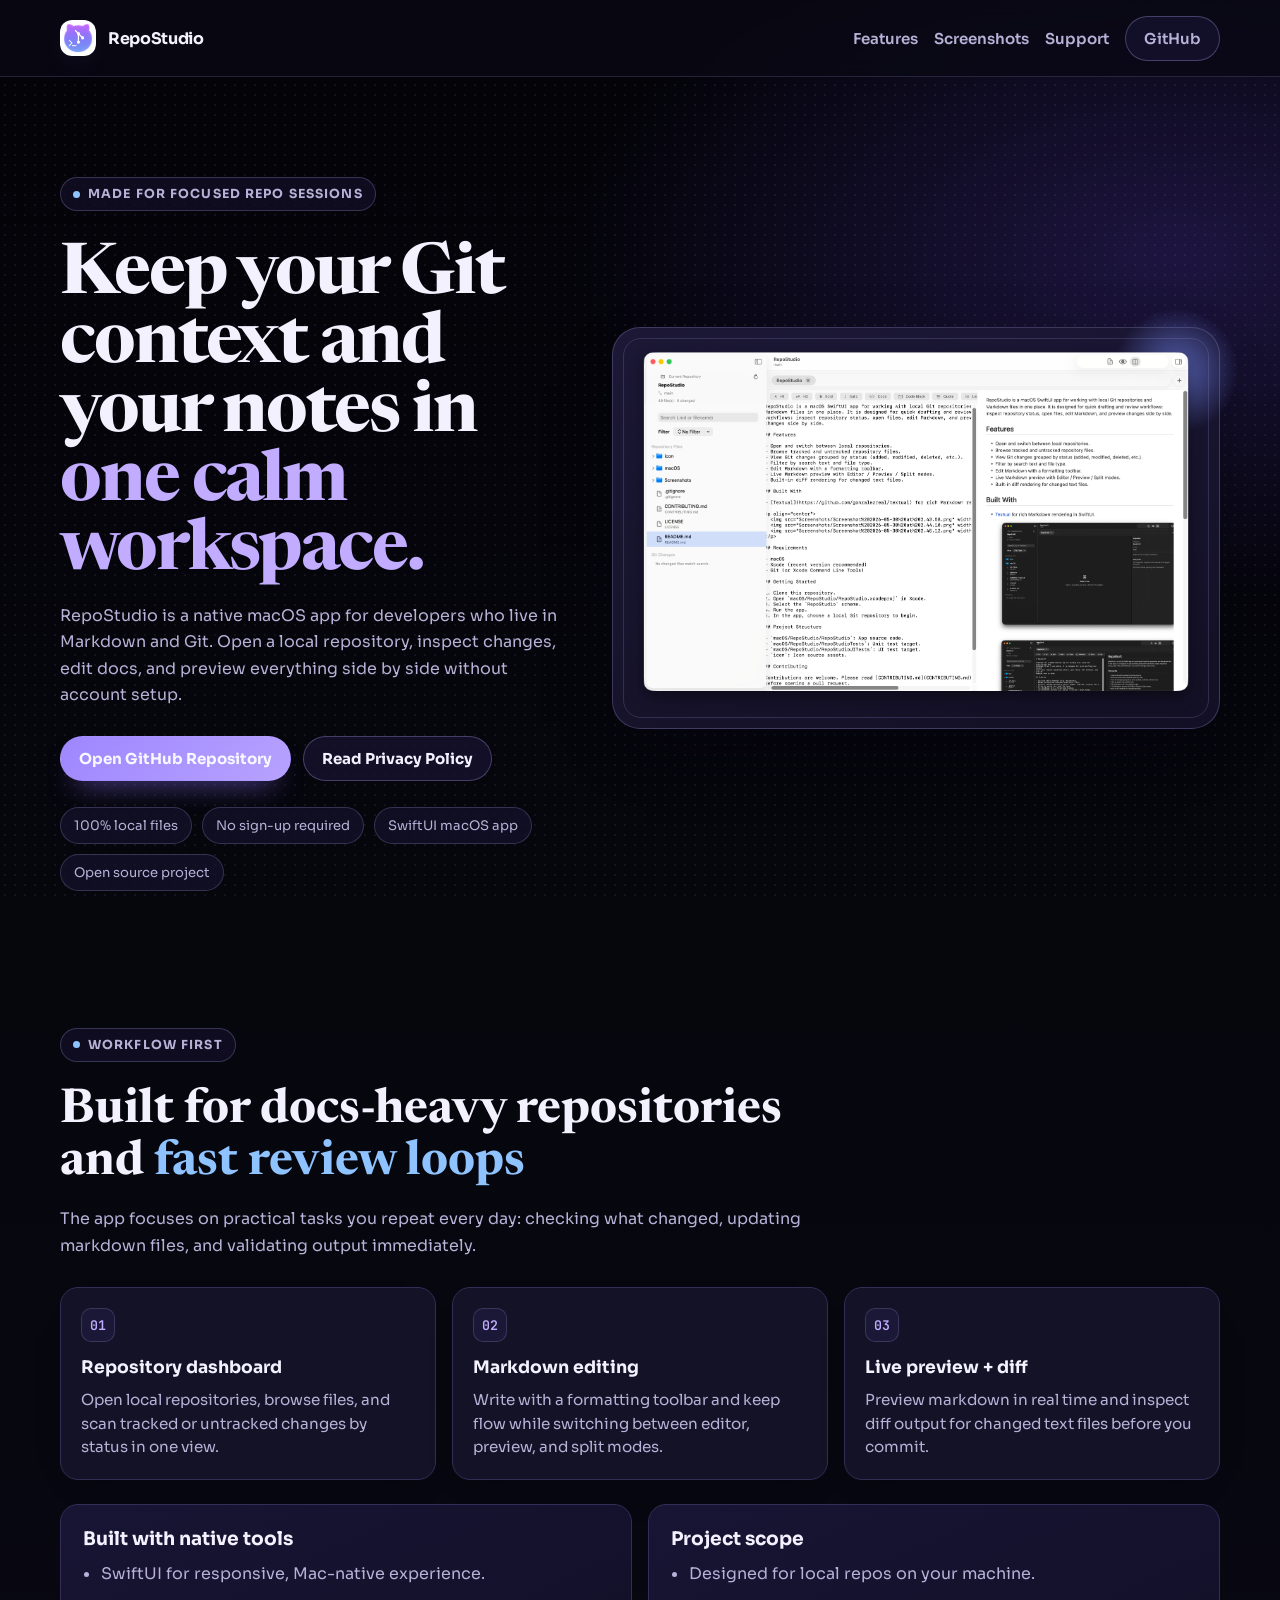
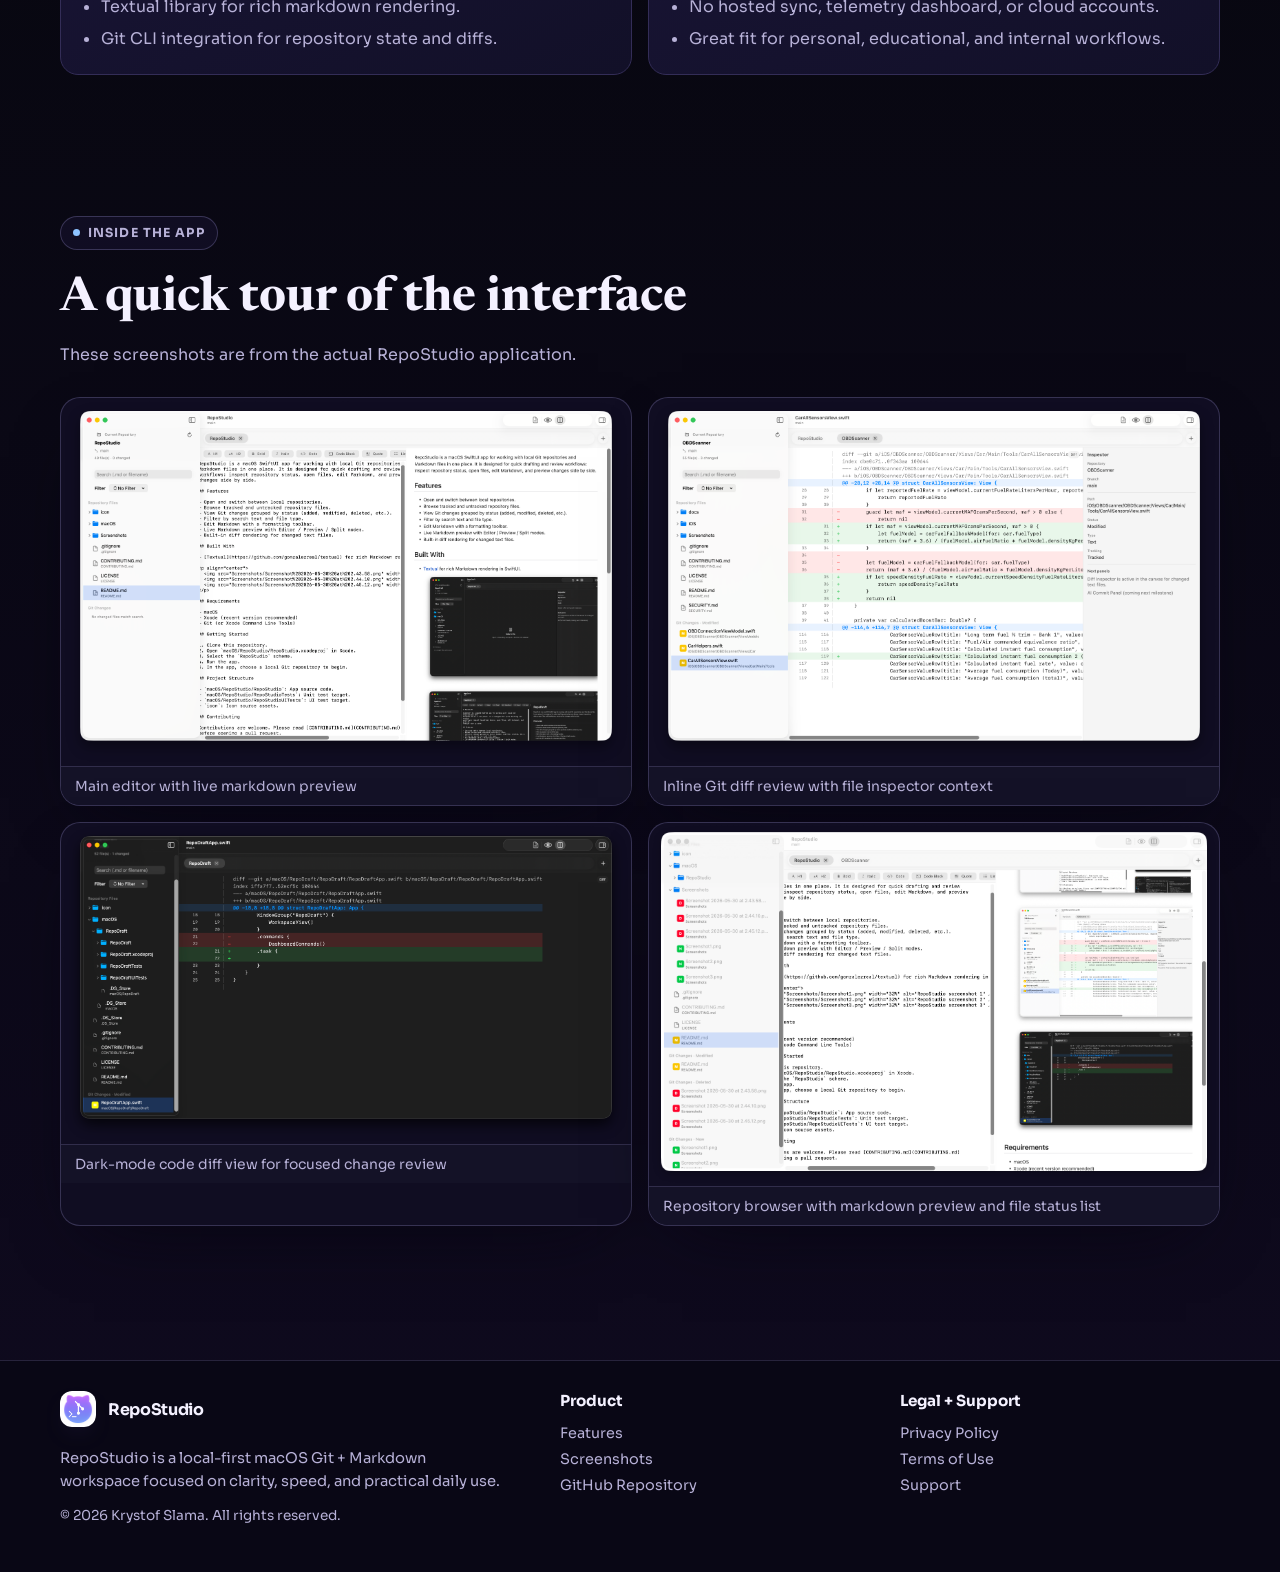
<file: site/index.html>
<!doctype html>
<html lang="en">
  <head>
    <meta charset="UTF-8" />
    <meta name="viewport" content="width=device-width, initial-scale=1" />
    <title>RepoStudio | Local Git + Markdown for macOS</title>
    <meta
      name="description"
      content="RepoStudio is a macOS app that combines local Git repository workflows with Markdown editing and live preview in one place."
    />
    <link rel="icon" type="image/png" sizes="32x32" href="assets/images/favicon-32x32.png" />
    <link rel="icon" type="image/png" sizes="16x16" href="assets/images/favicon-16x16.png" />
    <link rel="apple-touch-icon" sizes="180x180" href="assets/images/apple-touch-icon.png" />
    <link rel="stylesheet" href="assets/styles/main.css" />
  </head>
  <body>
    <header class="site-header">
      <div class="container header-inner">
        <a class="brand" href="index.html" aria-label="RepoStudio home">
          <img class="brand-mark" src="assets/images/repostudio-icon.png" alt="RepoStudio icon" />
          <span>RepoStudio</span>
        </a>
        <nav class="main-nav" aria-label="Main">
          <a href="#features">Features</a>
          <a href="#screenshots">Screenshots</a>
          <a href="support.html">Support</a>
          <a class="btn btn-secondary" href="https://github.com/KrystofSlama/RepoStudio" target="_blank" rel="noreferrer">GitHub</a>
        </nav>
      </div>
    </header>

    <main>
      <section class="hero">
        <div class="container hero-grid">
          <div class="reveal" style="--delay: 40ms">
            <p class="eyebrow">Made for focused repo sessions</p>
            <h1 class="hero-title">
              Keep your Git context and your notes in <span>one calm workspace.</span>
            </h1>
            <p class="hero-subtitle">
              RepoStudio is a native macOS app for developers who live in Markdown and Git. Open a local
              repository, inspect changes, edit docs, and preview everything side by side without account setup.
            </p>
            <div class="hero-actions">
              <a class="btn btn-primary" href="https://github.com/KrystofSlama/RepoStudio" target="_blank" rel="noreferrer">
                Open GitHub Repository
              </a>
              <a class="btn btn-secondary" href="privacy-policy.html">Read Privacy Policy</a>
            </div>
            <div class="chip-row" aria-label="Highlights">
              <span class="chip">100% local files</span>
              <span class="chip">No sign-up required</span>
              <span class="chip">SwiftUI macOS app</span>
              <span class="chip">Open source project</span>
            </div>
          </div>

          <div class="hero-card reveal" style="--delay: 180ms">
            <img class="hero-shot" src="assets/images/screenshot1.png" alt="RepoStudio main workspace with markdown editor and preview" />
          </div>
        </div>
      </section>

      <section class="section" id="features">
        <div class="container">
          <div class="section-header reveal">
            <p class="eyebrow">Workflow first</p>
            <h2 class="section-title">Built for docs-heavy repositories and <span>fast review loops</span></h2>
            <p class="section-copy">
              The app focuses on practical tasks you repeat every day: checking what changed, updating markdown files,
              and validating output immediately.
            </p>
          </div>

          <div class="card-grid">
            <article class="feature-card reveal" style="--delay: 40ms">
              <div class="feature-icon">01</div>
              <h3>Repository dashboard</h3>
              <p>Open local repositories, browse files, and scan tracked or untracked changes by status in one view.</p>
            </article>
            <article class="feature-card reveal" style="--delay: 120ms">
              <div class="feature-icon">02</div>
              <h3>Markdown editing</h3>
              <p>Write with a formatting toolbar and keep flow while switching between editor, preview, and split modes.</p>
            </article>
            <article class="feature-card reveal" style="--delay: 200ms">
              <div class="feature-icon">03</div>
              <h3>Live preview + diff</h3>
              <p>Preview markdown in real time and inspect diff output for changed text files before you commit.</p>
            </article>
          </div>

          <div class="stack">
            <article class="stack-card reveal" style="--delay: 80ms">
              <h3>Built with native tools</h3>
              <ul>
                <li>SwiftUI for responsive, Mac-native experience.</li>
                <li>Textual library for rich markdown rendering.</li>
                <li>Git CLI integration for repository state and diffs.</li>
              </ul>
            </article>
            <article class="stack-card reveal" style="--delay: 160ms">
              <h3>Project scope</h3>
              <ul>
                <li>Designed for local repos on your machine.</li>
                <li>No hosted sync, telemetry dashboard, or cloud accounts.</li>
                <li>Great fit for personal, educational, and internal workflows.</li>
              </ul>
            </article>
          </div>
        </div>
      </section>

      <section class="section" id="screenshots">
        <div class="container">
          <div class="section-header reveal">
            <p class="eyebrow">Inside the app</p>
            <h2 class="section-title">A quick tour of the interface</h2>
            <p class="section-copy">These screenshots are from the actual RepoStudio application.</p>
          </div>

          <div class="gallery">
            <figure class="reveal" style="--delay: 40ms">
              <img src="assets/images/screenshot1.png" alt="Repository and editor layout" />
              <figcaption>Main editor with live markdown preview</figcaption>
            </figure>
            <figure class="reveal" style="--delay: 120ms">
              <img src="assets/images/screenshot2.png" alt="Inline diff review in RepoStudio" />
              <figcaption>Inline Git diff review with file inspector context</figcaption>
            </figure>
            <figure class="reveal" style="--delay: 80ms">
              <img src="assets/images/screenshot3.png" alt="Dark-mode code diff view in RepoStudio" />
              <figcaption>Dark-mode code diff view for focused change review</figcaption>
            </figure>
            <figure class="reveal" style="--delay: 160ms">
              <img src="assets/images/screenshot4.png" alt="Repository browser with markdown preview in RepoStudio" />
              <figcaption>Repository browser with markdown preview and file status list</figcaption>
            </figure>
          </div>
        </div>
      </section>
    </main>

    <footer class="site-footer">
      <div class="container footer-inner">
        <div>
          <a class="brand" href="index.html" aria-label="RepoStudio home">
            <img class="brand-mark" src="assets/images/repostudio-icon.png" alt="RepoStudio icon" />
            <span>RepoStudio</span>
          </a>
          <p class="footer-blurb">
            RepoStudio is a local-first macOS Git + Markdown workspace focused on clarity, speed, and practical daily use.
          </p>
          <p class="copyright">&copy; <span data-year></span> Krystof Slama. All rights reserved.</p>
        </div>

        <div class="footer-links">
          <h4>Product</h4>
          <a href="#features">Features</a>
          <a href="#screenshots">Screenshots</a>
          <a href="https://github.com/KrystofSlama/RepoStudio" target="_blank" rel="noreferrer">GitHub Repository</a>
        </div>

        <div class="footer-links">
          <h4>Legal + Support</h4>
          <a href="privacy-policy.html">Privacy Policy</a>
          <a href="terms-of-use.html">Terms of Use</a>
          <a href="support.html">Support</a>
        </div>
      </div>
    </footer>

    <script src="assets/scripts/app.js"></script>
  </body>
</html>
</file>
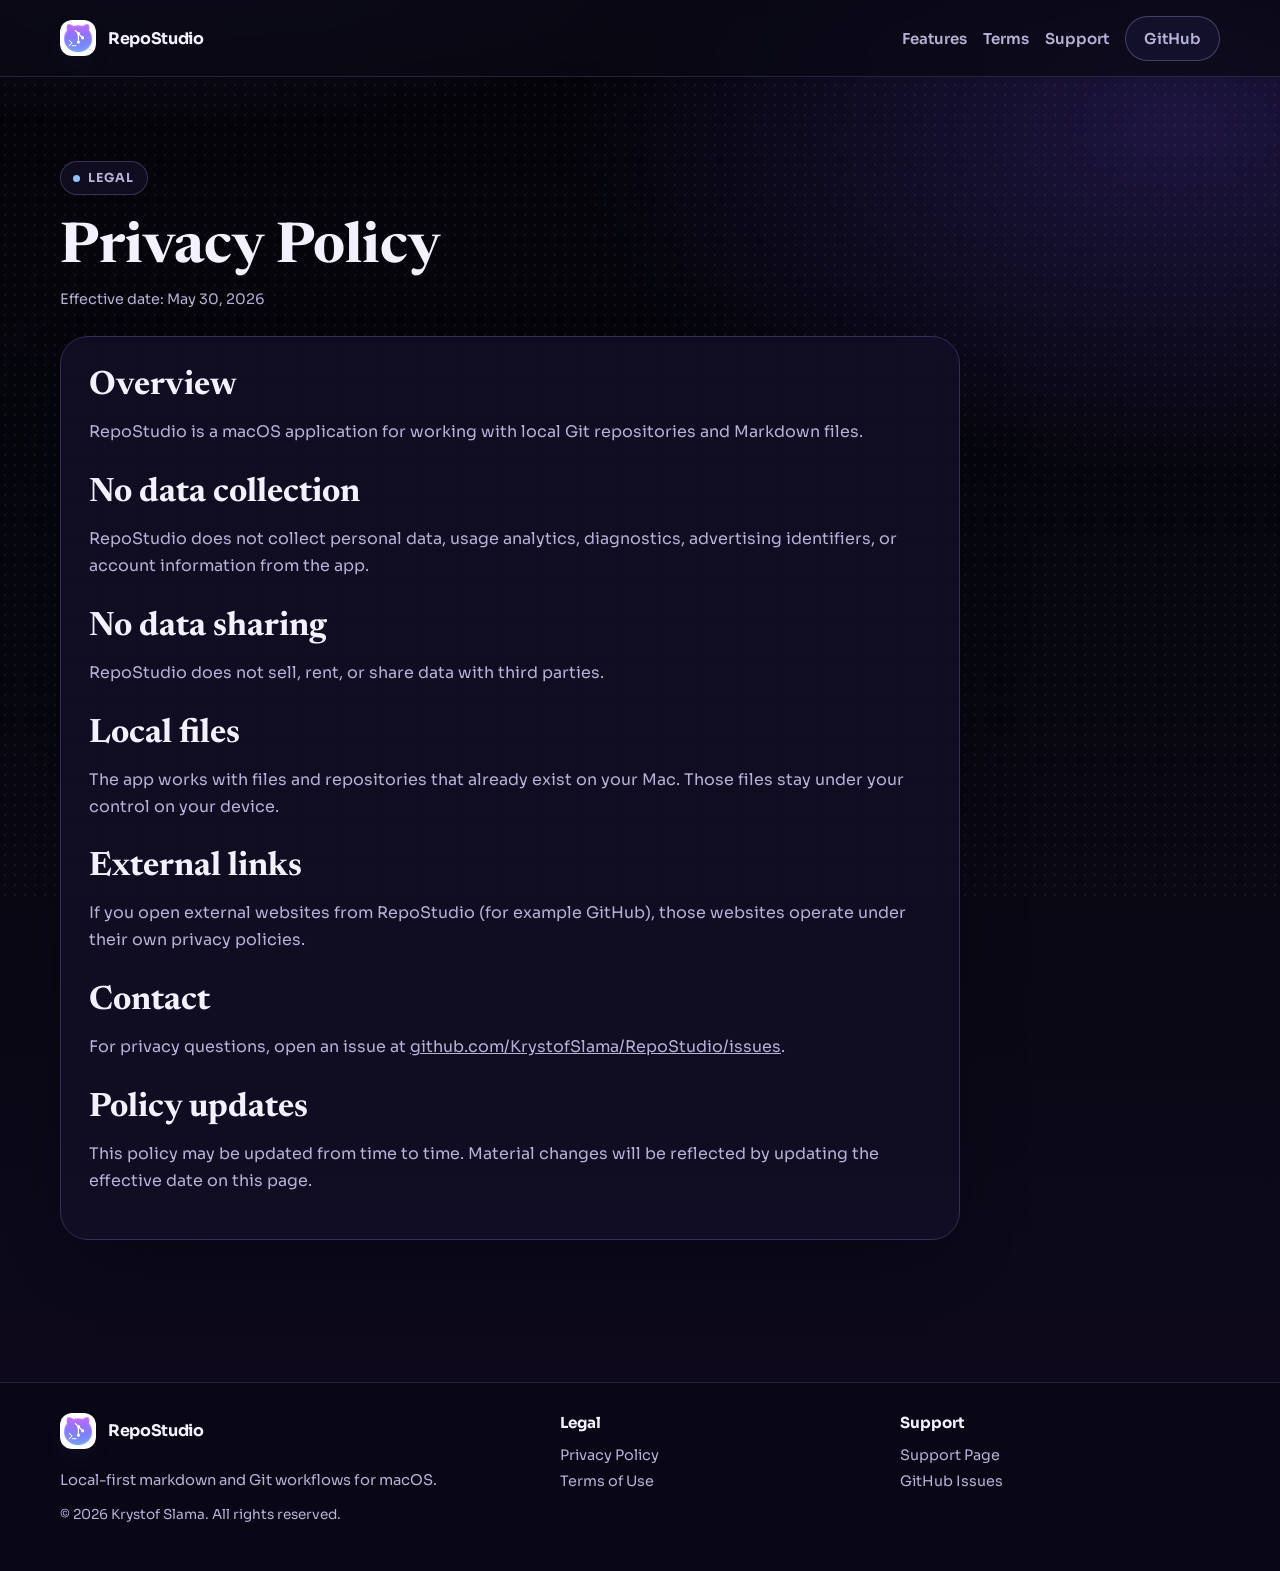
<file: site/privacy-policy.html>
<!doctype html>
<html lang="en">
  <head>
    <meta charset="UTF-8" />
    <meta name="viewport" content="width=device-width, initial-scale=1" />
    <title>Privacy Policy | RepoStudio</title>
    <meta name="description" content="Privacy Policy for RepoStudio." />
    <link rel="icon" type="image/png" sizes="32x32" href="assets/images/favicon-32x32.png" />
    <link rel="icon" type="image/png" sizes="16x16" href="assets/images/favicon-16x16.png" />
    <link rel="apple-touch-icon" sizes="180x180" href="assets/images/apple-touch-icon.png" />
    <link rel="stylesheet" href="assets/styles/main.css" />
  </head>
  <body class="legal-page">
    <header class="site-header">
      <div class="container header-inner">
        <a class="brand" href="index.html" aria-label="RepoStudio home">
          <img class="brand-mark" src="assets/images/repostudio-icon.png" alt="RepoStudio icon" />
          <span>RepoStudio</span>
        </a>
        <nav class="main-nav" aria-label="Main">
          <a href="index.html#features">Features</a>
          <a href="terms-of-use.html">Terms</a>
          <a href="support.html">Support</a>
          <a class="btn btn-secondary" href="https://github.com/KrystofSlama/RepoStudio" target="_blank" rel="noreferrer">GitHub</a>
        </nav>
      </div>
    </header>

    <main>
      <div class="container">
        <div class="legal-hero reveal">
          <p class="eyebrow">Legal</p>
          <h1>Privacy Policy</h1>
          <p class="legal-meta">Effective date: May 30, 2026</p>
        </div>

        <article class="legal-content reveal" style="--delay: 80ms">
          <h2>Overview</h2>
          <p>
            RepoStudio is a macOS application for working with local Git repositories and Markdown files.
          </p>

          <h2>No data collection</h2>
          <p>
            RepoStudio does not collect personal data, usage analytics, diagnostics, advertising identifiers, or account
            information from the app.
          </p>

          <h2>No data sharing</h2>
          <p>
            RepoStudio does not sell, rent, or share data with third parties.
          </p>

          <h2>Local files</h2>
          <p>
            The app works with files and repositories that already exist on your Mac. Those files stay under your control
            on your device.
          </p>

          <h2>External links</h2>
          <p>
            If you open external websites from RepoStudio (for example GitHub), those websites operate under their own
            privacy policies.
          </p>

          <h2>Contact</h2>
          <p>
            For privacy questions, open an issue at
            <a href="https://github.com/KrystofSlama/RepoStudio/issues" target="_blank" rel="noreferrer">github.com/KrystofSlama/RepoStudio/issues</a>.
          </p>

          <h2>Policy updates</h2>
          <p>
            This policy may be updated from time to time. Material changes will be reflected by updating the effective
            date on this page.
          </p>
        </article>
      </div>
    </main>

    <footer class="site-footer">
      <div class="container footer-inner">
        <div>
          <a class="brand" href="index.html" aria-label="RepoStudio home">
            <img class="brand-mark" src="assets/images/repostudio-icon.png" alt="RepoStudio icon" />
            <span>RepoStudio</span>
          </a>
          <p class="footer-blurb">Local-first markdown and Git workflows for macOS.</p>
          <p class="copyright">&copy; <span data-year></span> Krystof Slama. All rights reserved.</p>
        </div>

        <div class="footer-links">
          <h4>Legal</h4>
          <a href="privacy-policy.html">Privacy Policy</a>
          <a href="terms-of-use.html">Terms of Use</a>
        </div>

        <div class="footer-links">
          <h4>Support</h4>
          <a href="support.html">Support Page</a>
          <a href="https://github.com/KrystofSlama/RepoStudio/issues" target="_blank" rel="noreferrer">GitHub Issues</a>
        </div>
      </div>
    </footer>

    <script src="assets/scripts/app.js"></script>
  </body>
</html>
</file>
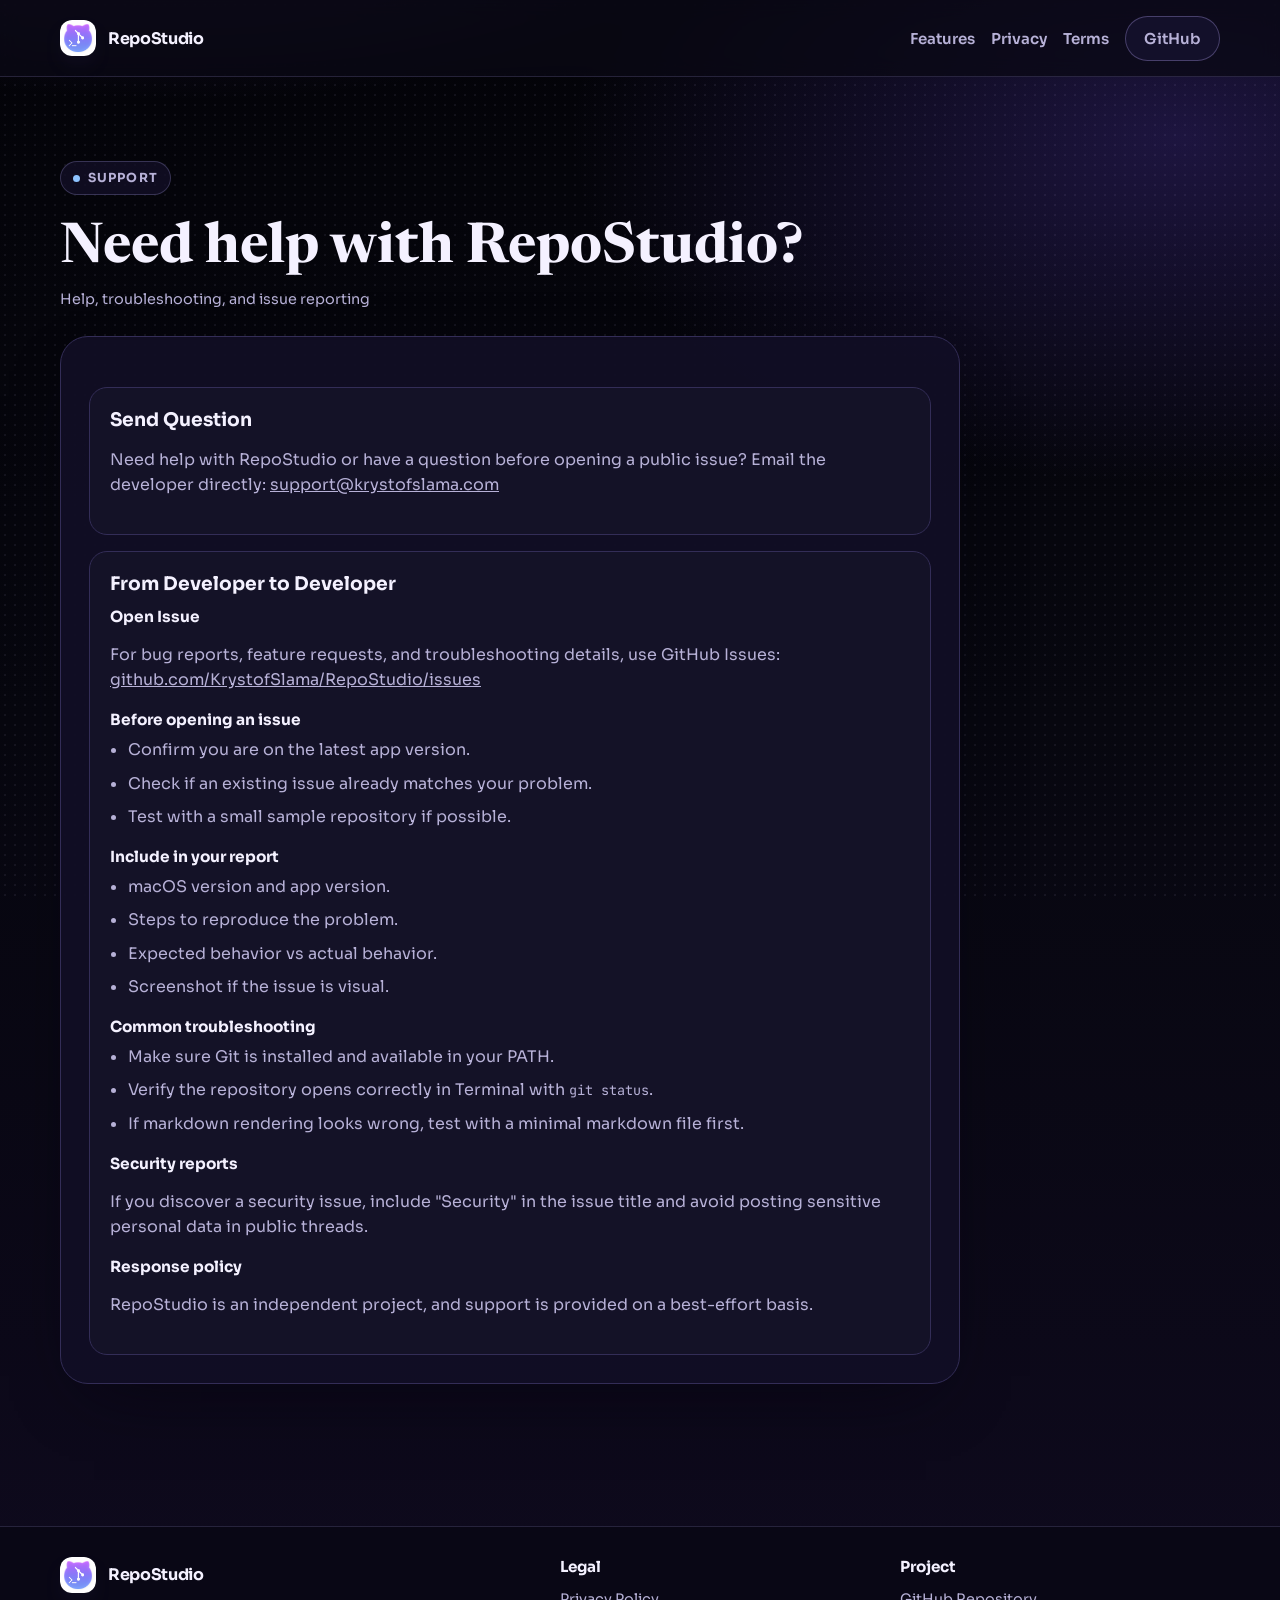
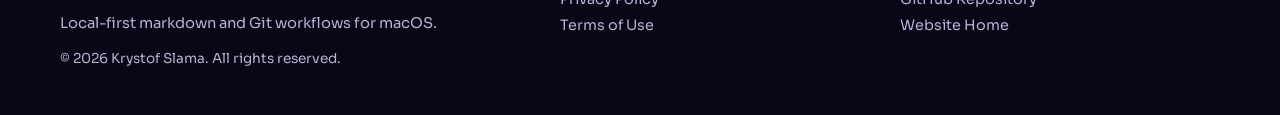
<file: site/support.html>
<!doctype html>
<html lang="en">
  <head>
    <meta charset="UTF-8" />
    <meta name="viewport" content="width=device-width, initial-scale=1" />
    <title>Support | RepoStudio</title>
    <meta name="description" content="Support page for RepoStudio." />
    <link rel="icon" type="image/png" sizes="32x32" href="assets/images/favicon-32x32.png" />
    <link rel="icon" type="image/png" sizes="16x16" href="assets/images/favicon-16x16.png" />
    <link rel="apple-touch-icon" sizes="180x180" href="assets/images/apple-touch-icon.png" />
    <link rel="stylesheet" href="assets/styles/main.css" />
  </head>
  <body class="legal-page">
    <header class="site-header">
      <div class="container header-inner">
        <a class="brand" href="index.html" aria-label="RepoStudio home">
          <img class="brand-mark" src="assets/images/repostudio-icon.png" alt="RepoStudio icon" />
          <span>RepoStudio</span>
        </a>
        <nav class="main-nav" aria-label="Main">
          <a href="index.html#features">Features</a>
          <a href="privacy-policy.html">Privacy</a>
          <a href="terms-of-use.html">Terms</a>
          <a class="btn btn-secondary" href="https://github.com/KrystofSlama/RepoStudio" target="_blank" rel="noreferrer">GitHub</a>
        </nav>
      </div>
    </header>

    <main>
      <div class="container">
        <div class="legal-hero reveal">
          <p class="eyebrow">Support</p>
          <h1>Need help with RepoStudio?</h1>
          <p class="legal-meta">Help, troubleshooting, and issue reporting</p>
        </div>

        <article class="legal-content reveal" style="--delay: 80ms">
          <div class="support-stack">
            <section class="support-card">
              <h3>Send Question</h3>
              <p>
                Need help with RepoStudio or have a question before opening a public issue? Email the developer directly:
                <a href="mailto:support@krystofslama.com">support@krystofslama.com</a>
              </p>
            </section>

            <section class="support-card">
              <h3>From Developer to Developer</h3>
              <h4>Open Issue</h4>
              <p>
                For bug reports, feature requests, and troubleshooting details, use GitHub Issues:
                <a href="https://github.com/KrystofSlama/RepoStudio/issues" target="_blank" rel="noreferrer">github.com/KrystofSlama/RepoStudio/issues</a>
              </p>

              <h4>Before opening an issue</h4>
              <ul>
                <li>Confirm you are on the latest app version.</li>
                <li>Check if an existing issue already matches your problem.</li>
                <li>Test with a small sample repository if possible.</li>
              </ul>

              <h4>Include in your report</h4>
              <ul>
                <li>macOS version and app version.</li>
                <li>Steps to reproduce the problem.</li>
                <li>Expected behavior vs actual behavior.</li>
                <li>Screenshot if the issue is visual.</li>
              </ul>

              <h4>Common troubleshooting</h4>
              <ul>
                <li>Make sure Git is installed and available in your PATH.</li>
                <li>Verify the repository opens correctly in Terminal with <code>git status</code>.</li>
                <li>If markdown rendering looks wrong, test with a minimal markdown file first.</li>
              </ul>

              <h4>Security reports</h4>
              <p>
                If you discover a security issue, include "Security" in the issue title and avoid posting sensitive
                personal data in public threads.
              </p>

              <h4>Response policy</h4>
              <p>
                RepoStudio is an independent project, and support is provided on a best-effort basis.
              </p>
            </section>
          </div>

        </article>
      </div>
    </main>

    <footer class="site-footer">
      <div class="container footer-inner">
        <div>
          <a class="brand" href="index.html" aria-label="RepoStudio home">
            <img class="brand-mark" src="assets/images/repostudio-icon.png" alt="RepoStudio icon" />
            <span>RepoStudio</span>
          </a>
          <p class="footer-blurb">Local-first markdown and Git workflows for macOS.</p>
          <p class="copyright">&copy; <span data-year></span> Krystof Slama. All rights reserved.</p>
        </div>

        <div class="footer-links">
          <h4>Legal</h4>
          <a href="privacy-policy.html">Privacy Policy</a>
          <a href="terms-of-use.html">Terms of Use</a>
        </div>

        <div class="footer-links">
          <h4>Project</h4>
          <a href="https://github.com/KrystofSlama/RepoStudio" target="_blank" rel="noreferrer">GitHub Repository</a>
          <a href="index.html">Website Home</a>
        </div>
      </div>
    </footer>

    <script src="assets/scripts/app.js"></script>
  </body>
</html>
</file>
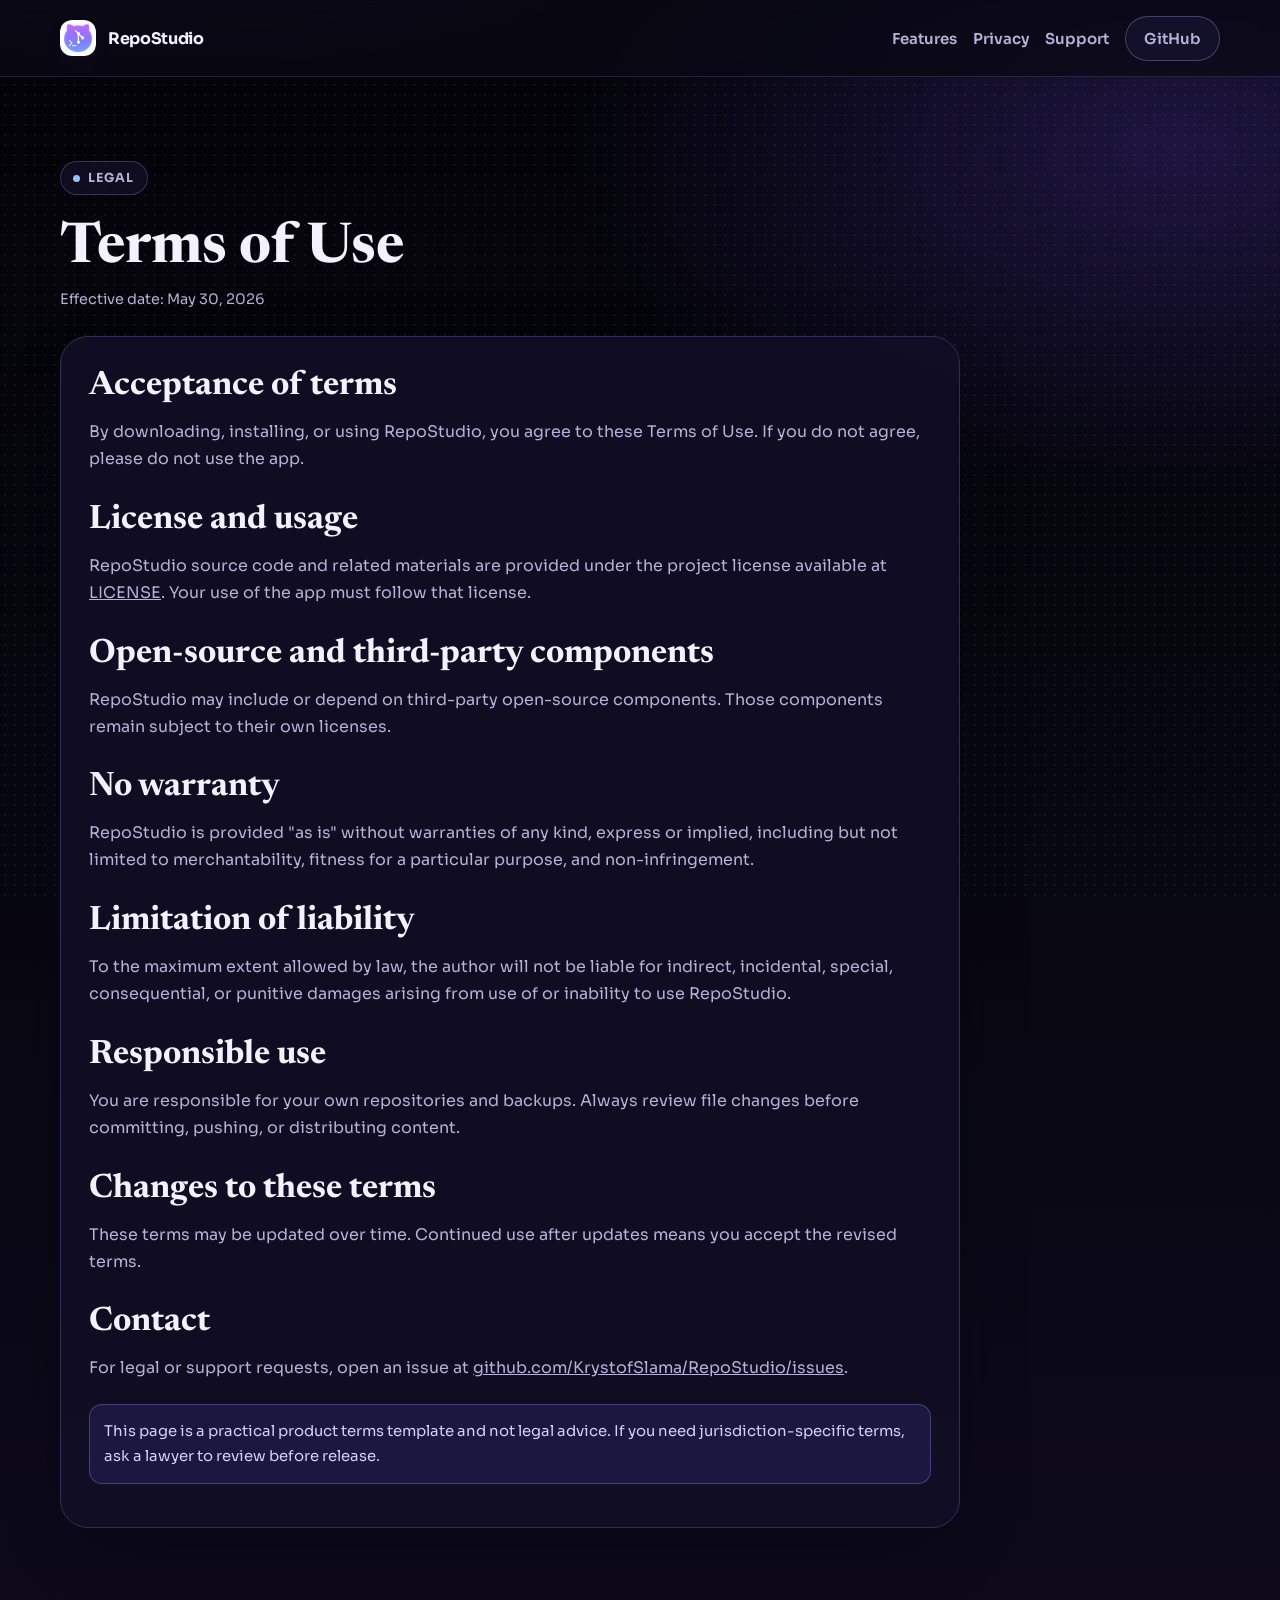
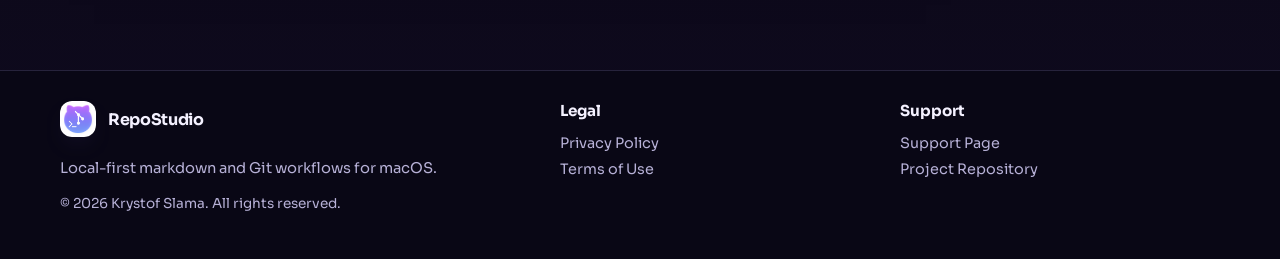
<file: site/terms-of-use.html>
<!doctype html>
<html lang="en">
  <head>
    <meta charset="UTF-8" />
    <meta name="viewport" content="width=device-width, initial-scale=1" />
    <title>Terms of Use | RepoStudio</title>
    <meta name="description" content="Terms of Use for RepoStudio." />
    <link rel="icon" type="image/png" sizes="32x32" href="assets/images/favicon-32x32.png" />
    <link rel="icon" type="image/png" sizes="16x16" href="assets/images/favicon-16x16.png" />
    <link rel="apple-touch-icon" sizes="180x180" href="assets/images/apple-touch-icon.png" />
    <link rel="stylesheet" href="assets/styles/main.css" />
  </head>
  <body class="legal-page">
    <header class="site-header">
      <div class="container header-inner">
        <a class="brand" href="index.html" aria-label="RepoStudio home">
          <img class="brand-mark" src="assets/images/repostudio-icon.png" alt="RepoStudio icon" />
          <span>RepoStudio</span>
        </a>
        <nav class="main-nav" aria-label="Main">
          <a href="index.html#features">Features</a>
          <a href="privacy-policy.html">Privacy</a>
          <a href="support.html">Support</a>
          <a class="btn btn-secondary" href="https://github.com/KrystofSlama/RepoStudio" target="_blank" rel="noreferrer">GitHub</a>
        </nav>
      </div>
    </header>

    <main>
      <div class="container">
        <div class="legal-hero reveal">
          <p class="eyebrow">Legal</p>
          <h1>Terms of Use</h1>
          <p class="legal-meta">Effective date: May 30, 2026</p>
        </div>

        <article class="legal-content reveal" style="--delay: 80ms">
          <h2>Acceptance of terms</h2>
          <p>
            By downloading, installing, or using RepoStudio, you agree to these Terms of Use. If you do not agree,
            please do not use the app.
          </p>

          <h2>License and usage</h2>
          <p>
            RepoStudio source code and related materials are provided under the project license available at
            <a href="https://github.com/KrystofSlama/RepoStudio/blob/main/LICENSE" target="_blank" rel="noreferrer">LICENSE</a>.
            Your use of the app must follow that license.
          </p>

          <h2>Open-source and third-party components</h2>
          <p>
            RepoStudio may include or depend on third-party open-source components. Those components remain subject to
            their own licenses.
          </p>

          <h2>No warranty</h2>
          <p>
            RepoStudio is provided "as is" without warranties of any kind, express or implied, including but not limited
            to merchantability, fitness for a particular purpose, and non-infringement.
          </p>

          <h2>Limitation of liability</h2>
          <p>
            To the maximum extent allowed by law, the author will not be liable for indirect, incidental, special,
            consequential, or punitive damages arising from use of or inability to use RepoStudio.
          </p>

          <h2>Responsible use</h2>
          <p>
            You are responsible for your own repositories and backups. Always review file changes before committing,
            pushing, or distributing content.
          </p>

          <h2>Changes to these terms</h2>
          <p>
            These terms may be updated over time. Continued use after updates means you accept the revised terms.
          </p>

          <h2>Contact</h2>
          <p>
            For legal or support requests, open an issue at
            <a href="https://github.com/KrystofSlama/RepoStudio/issues" target="_blank" rel="noreferrer">github.com/KrystofSlama/RepoStudio/issues</a>.
          </p>

          <p class="callout">
            This page is a practical product terms template and not legal advice. If you need jurisdiction-specific terms,
            ask a lawyer to review before release.
          </p>
        </article>
      </div>
    </main>

    <footer class="site-footer">
      <div class="container footer-inner">
        <div>
          <a class="brand" href="index.html" aria-label="RepoStudio home">
            <img class="brand-mark" src="assets/images/repostudio-icon.png" alt="RepoStudio icon" />
            <span>RepoStudio</span>
          </a>
          <p class="footer-blurb">Local-first markdown and Git workflows for macOS.</p>
          <p class="copyright">&copy; <span data-year></span> Krystof Slama. All rights reserved.</p>
        </div>

        <div class="footer-links">
          <h4>Legal</h4>
          <a href="privacy-policy.html">Privacy Policy</a>
          <a href="terms-of-use.html">Terms of Use</a>
        </div>

        <div class="footer-links">
          <h4>Support</h4>
          <a href="support.html">Support Page</a>
          <a href="https://github.com/KrystofSlama/RepoStudio" target="_blank" rel="noreferrer">Project Repository</a>
        </div>
      </div>
    </footer>

    <script src="assets/scripts/app.js"></script>
  </body>
</html>
</file>
<file: site/assets/styles/main.css>
@import url('https://fonts.googleapis.com/css2?family=JetBrains+Mono:wght@500;600&family=Newsreader:opsz,wght@6..72,500;6..72,700&family=Sora:wght@400;500;600;700;800&display=swap');

:root {
  --bg: #07070f;
  --bg-deep: #0f0a1f;
  --panel: #141227;
  --panel-soft: #1b1837;
  --ink: #f4f1ff;
  --ink-soft: #b7b1d7;
  --line: #332d57;
  --accent: #9e86ff;
  --accent-strong: #c1acff;
  --accent-mint: #8ec3ff;
  --accent-sand: #7f6bda;
  --shadow: 0 26px 70px -34px rgba(6, 4, 16, 0.95);
  --radius-lg: 28px;
  --radius-md: 18px;
  --radius-sm: 12px;
}

* {
  box-sizing: border-box;
}

html {
  scroll-behavior: smooth;
}

body {
  margin: 0;
  color: var(--ink);
  font-family: "Sora", "Segoe UI", sans-serif;
  background:
    radial-gradient(1200px 620px at 14% -18%, rgba(146, 108, 255, 0.34), transparent 66%),
    radial-gradient(980px 560px at 92% 8%, rgba(95, 65, 203, 0.28), transparent 62%),
    linear-gradient(180deg, #030308 0%, var(--bg) 42%, var(--bg-deep) 100%);
  min-height: 100vh;
}

body::before {
  content: "";
  position: fixed;
  inset: 0;
  background-image: radial-gradient(rgba(218, 212, 255, 0.07) 0.8px, transparent 0.8px);
  background-size: 10px 10px;
  pointer-events: none;
  z-index: -2;
}

a {
  color: inherit;
}

.container {
  width: min(1160px, 92vw);
  margin: 0 auto;
}

.site-header {
  position: sticky;
  top: 0;
  z-index: 50;
  backdrop-filter: blur(10px);
  background: rgba(10, 9, 21, 0.75);
  border-bottom: 1px solid rgba(157, 145, 214, 0.2);
}

.header-inner {
  min-height: 76px;
  display: flex;
  align-items: center;
  justify-content: space-between;
  gap: 16px;
}

.brand {
  display: inline-flex;
  align-items: center;
  gap: 12px;
  text-decoration: none;
  font-weight: 700;
}

.brand-mark {
  width: 36px;
  height: 36px;
  border-radius: 12px;
  box-shadow: 0 10px 26px -14px rgba(125, 111, 205, 0.8);
}

.brand span {
  letter-spacing: -0.02em;
}

.main-nav {
  display: flex;
  align-items: center;
  gap: 16px;
  flex-wrap: wrap;
}

.main-nav a {
  text-decoration: none;
  color: var(--ink-soft);
  font-size: 0.94rem;
  font-weight: 600;
}

.main-nav a:hover,
.main-nav a:focus-visible {
  color: var(--ink);
}

.btn {
  display: inline-flex;
  align-items: center;
  justify-content: center;
  gap: 8px;
  padding: 12px 18px;
  border-radius: 999px;
  text-decoration: none;
  font-weight: 700;
  font-size: 0.94rem;
  border: 1px solid transparent;
  transition: transform 0.2s ease, box-shadow 0.2s ease, background 0.2s ease;
}

.btn:hover,
.btn:focus-visible {
  transform: translateY(-2px);
}

.btn-primary {
  background: linear-gradient(135deg, var(--accent) 0%, #b7a2ff 100%);
  color: #f7f8ff;
  box-shadow: 0 16px 28px -16px rgba(126, 103, 225, 0.92);
}

.btn-primary:hover,
.btn-primary:focus-visible {
  box-shadow: 0 18px 30px -14px rgba(136, 112, 241, 0.95);
}

.btn-secondary {
  border-color: rgba(165, 153, 227, 0.35);
  color: var(--ink);
  background: rgba(24, 20, 49, 0.72);
}

.btn-secondary:hover,
.btn-secondary:focus-visible {
  background: rgba(36, 31, 69, 0.92);
}

.hero {
  padding: 88px 0 60px;
}

.hero-grid {
  display: grid;
  grid-template-columns: 0.92fr 1.08fr;
  align-items: center;
  gap: 34px;
}

.eyebrow {
  display: inline-flex;
  align-items: center;
  gap: 8px;
  font-size: 0.78rem;
  font-weight: 700;
  letter-spacing: 0.09em;
  text-transform: uppercase;
  color: var(--ink-soft);
  padding: 8px 12px;
  border-radius: 999px;
  border: 1px solid rgba(163, 153, 219, 0.28);
  background: rgba(20, 16, 42, 0.7);
}

.eyebrow::before {
  content: "";
  width: 7px;
  height: 7px;
  border-radius: 999px;
  background: var(--accent-mint);
}

.hero-title {
  margin: 18px 0 16px;
  font-family: "Newsreader", Georgia, serif;
  font-size: clamp(2.5rem, 6vw, 4.4rem);
  line-height: 0.98;
  letter-spacing: -0.03em;
}

.hero-title span {
  color: var(--accent-strong);
}

.hero-subtitle {
  margin: 0;
  max-width: 52ch;
  color: var(--ink-soft);
  line-height: 1.65;
}

.hero-actions {
  margin-top: 28px;
  display: flex;
  flex-wrap: wrap;
  gap: 12px;
}

.chip-row {
  margin-top: 26px;
  display: flex;
  flex-wrap: wrap;
  gap: 10px;
}

.chip {
  border-radius: 999px;
  padding: 9px 13px;
  border: 1px solid rgba(163, 153, 219, 0.26);
  background: rgba(22, 19, 44, 0.72);
  font-size: 0.82rem;
  color: var(--ink-soft);
}

.hero-card {
  position: relative;
  border-radius: var(--radius-lg);
  padding: 10px;
  background: linear-gradient(160deg, rgba(29, 25, 56, 0.95), rgba(20, 17, 39, 0.95));
  border: 1px solid rgba(165, 153, 227, 0.28);
  box-shadow: var(--shadow);
}

.hero-card::before {
  content: "";
  position: absolute;
  top: -22px;
  right: -22px;
  width: 130px;
  height: 130px;
  background: radial-gradient(circle, rgba(123, 143, 255, 0.62), transparent 68%);
  z-index: -1;
}

.hero-shot {
  border-radius: 18px;
  width: 100%;
  display: block;
  border: 1px solid rgba(165, 153, 227, 0.2);
}

.section {
  padding: 64px 0;
}

.section-header {
  max-width: 760px;
}

.section-title {
  margin: 12px 0;
  font-family: "Newsreader", Georgia, serif;
  font-size: clamp(2rem, 4.2vw, 3rem);
  line-height: 1.08;
}

.section-title span {
  color: var(--accent-mint);
}

.section-copy {
  color: var(--ink-soft);
  line-height: 1.66;
}

.card-grid {
  margin-top: 28px;
  display: grid;
  grid-template-columns: repeat(3, minmax(0, 1fr));
  gap: 16px;
}

.feature-card {
  background: var(--panel);
  border: 1px solid var(--line);
  border-radius: var(--radius-md);
  padding: 20px;
  min-height: 176px;
  box-shadow: 0 18px 36px -30px rgba(4, 3, 14, 0.95);
}

.feature-card h3 {
  margin: 14px 0 10px;
  font-size: 1.08rem;
}

.feature-card p {
  margin: 0;
  color: var(--ink-soft);
  line-height: 1.55;
  font-size: 0.95rem;
}

.feature-icon {
  width: 34px;
  height: 34px;
  border-radius: 10px;
  display: grid;
  place-items: center;
  font-family: "JetBrains Mono", monospace;
  font-weight: 600;
  font-size: 0.83rem;
  background: var(--panel-soft);
  border: 1px solid rgba(163, 153, 219, 0.22);
  color: var(--accent-strong);
}

.gallery {
  margin-top: 28px;
  display: grid;
  grid-template-columns: repeat(2, minmax(0, 1fr));
  gap: 16px;
}

.gallery figure {
  margin: 0;
  overflow: hidden;
  border-radius: 20px;
  border: 1px solid rgba(163, 153, 219, 0.26);
  background: #100d22;
  box-shadow: var(--shadow);
}

.gallery img {
  width: 100%;
  display: block;
  transition: transform 0.45s ease;
}

.gallery figure:hover img {
  transform: scale(1.03);
}

.gallery figcaption {
  padding: 10px 14px;
  color: var(--ink-soft);
  border-top: 1px solid rgba(163, 153, 219, 0.2);
  font-size: 0.87rem;
  background: var(--panel);
}

.stack {
  display: grid;
  grid-template-columns: 1fr 1fr;
  gap: 16px;
  margin-top: 24px;
}

.stack-card {
  border-radius: var(--radius-md);
  border: 1px solid var(--line);
  padding: 22px;
  background: linear-gradient(155deg, #181434 0%, #121028 100%);
}

.stack-card h3 {
  margin: 0 0 12px;
}

.stack-card ul {
  margin: 0;
  padding-left: 18px;
  color: var(--ink-soft);
  line-height: 1.55;
}

.stack-card li + li {
  margin-top: 8px;
}

.notice {
  margin-top: 18px;
  border: 1px solid rgba(163, 153, 219, 0.24);
  border-radius: var(--radius-sm);
  background: rgba(22, 19, 46, 0.72);
  color: var(--ink-soft);
  font-size: 0.89rem;
  padding: 12px 14px;
}

.notice code {
  font-family: "JetBrains Mono", monospace;
  font-size: 0.84rem;
}

.legal-grid {
  margin-top: 28px;
  display: grid;
  grid-template-columns: repeat(3, minmax(0, 1fr));
  gap: 16px;
}

.legal-card {
  border-radius: var(--radius-md);
  border: 1px solid var(--line);
  background: var(--panel);
  padding: 22px;
  display: flex;
  flex-direction: column;
  gap: 14px;
}

.legal-card h3 {
  margin: 0;
}

.legal-card p {
  margin: 0;
  color: var(--ink-soft);
  line-height: 1.55;
}

.legal-card a {
  margin-top: auto;
  color: var(--accent-strong);
  font-weight: 700;
  text-decoration: none;
}

.final-cta {
  margin-top: 14px;
  border-radius: calc(var(--radius-lg) + 4px);
  padding: 34px;
  border: 1px solid rgba(163, 153, 219, 0.26);
  background: linear-gradient(145deg, #181434 0%, #120f27 100%);
  box-shadow: var(--shadow);
}

.final-cta h2 {
  margin: 0 0 10px;
  font-family: "Newsreader", Georgia, serif;
  font-size: clamp(2rem, 4vw, 2.8rem);
}

.final-cta p {
  margin: 0;
  color: var(--ink-soft);
  line-height: 1.6;
}

.final-cta .hero-actions {
  margin-top: 22px;
}

.site-footer {
  margin-top: 70px;
  border-top: 1px solid rgba(157, 145, 214, 0.2);
  background: rgba(9, 8, 20, 0.82);
}

.footer-inner {
  padding: 30px 0 34px;
  display: grid;
  grid-template-columns: 1.5fr 1fr 1fr;
  gap: 20px;
  align-items: start;
}

.footer-blurb {
  color: var(--ink-soft);
  line-height: 1.56;
  max-width: 40ch;
  font-size: 0.92rem;
}

.footer-links {
  display: grid;
  gap: 8px;
}

.footer-links h4 {
  margin: 0 0 6px;
  font-size: 0.95rem;
}

.footer-links a {
  color: var(--ink-soft);
  text-decoration: none;
  font-size: 0.9rem;
}

.footer-links a:hover,
.footer-links a:focus-visible {
  color: var(--ink);
}

.copyright {
  margin-top: 14px;
  color: var(--ink-soft);
  font-size: 0.85rem;
}

.legal-page main {
  padding: 72px 0;
}

.legal-hero {
  max-width: 850px;
}

.legal-hero h1 {
  margin: 12px 0 12px;
  font-family: "Newsreader", Georgia, serif;
  font-size: clamp(2.2rem, 5vw, 3.5rem);
  line-height: 1.04;
}

.legal-meta {
  color: var(--ink-soft);
  font-size: 0.9rem;
  margin-top: 6px;
}

.legal-content {
  margin-top: 28px;
  max-width: 900px;
  background: rgba(18, 15, 37, 0.92);
  border: 1px solid var(--line);
  border-radius: var(--radius-lg);
  padding: 28px;
  box-shadow: var(--shadow);
}

.legal-content h2 {
  margin: 30px 0 10px;
  font-family: "Newsreader", Georgia, serif;
  font-size: clamp(1.5rem, 3vw, 2.1rem);
}

.legal-content h2:first-child {
  margin-top: 4px;
}

.legal-content p,
.legal-content li {
  color: var(--ink-soft);
  line-height: 1.68;
}

.legal-content ul {
  margin: 6px 0 0;
  padding-left: 20px;
}

.legal-content li + li {
  margin-top: 8px;
}

.legal-content .callout {
  margin-top: 22px;
  border-radius: 13px;
  border: 1px solid rgba(145, 129, 222, 0.38);
  background: #1a1740;
  color: #d6cff8;
  padding: 14px;
  font-size: 0.93rem;
}

.support-grid {
  margin-top: 22px;
  display: grid;
  grid-template-columns: repeat(2, minmax(0, 1fr));
  gap: 16px;
}

.support-stack {
  margin-top: 22px;
  display: grid;
  gap: 16px;
}

.support-card {
  border-radius: var(--radius-md);
  border: 1px solid var(--line);
  background: var(--panel);
  padding: 20px;
}

.support-card h3 {
  margin: 0 0 12px;
}

.support-card h4 {
  margin: 18px 0 8px;
  font-size: 0.96rem;
  color: var(--ink);
}

.support-card h3 + h4 {
  margin-top: 0;
}

.support-card p,
.support-card li {
  color: var(--ink-soft);
  line-height: 1.58;
}

.support-card ul {
  margin: 0;
  padding-left: 18px;
}

.support-card code {
  font-family: "JetBrains Mono", monospace;
  font-size: 0.84rem;
}

.reveal {
  opacity: 0;
  transform: translateY(28px) scale(0.99);
  transition: opacity 0.7s ease, transform 0.7s ease;
  transition-delay: var(--delay, 0ms);
}

.reveal.is-visible {
  opacity: 1;
  transform: translateY(0) scale(1);
}

@media (max-width: 1040px) {
  .hero-grid {
    grid-template-columns: 1fr;
  }

  .hero {
    padding-top: 64px;
  }

  .card-grid,
  .stack,
  .legal-grid,
  .footer-inner,
  .support-grid {
    grid-template-columns: 1fr;
  }

  .gallery {
    grid-template-columns: 1fr;
  }

  .final-cta {
    padding: 26px;
  }
}

@media (max-width: 720px) {
  .header-inner {
    padding: 10px 0;
    align-items: flex-start;
  }

  .main-nav {
    justify-content: flex-end;
  }

  .main-nav a {
    font-size: 0.88rem;
  }

  .hero-title {
    font-size: clamp(2.2rem, 11vw, 3.2rem);
  }

  .section {
    padding: 50px 0;
  }

  .legal-content {
    padding: 20px;
  }

  .btn {
    width: 100%;
  }

  .hero-actions {
    width: 100%;
  }
}
</file>
